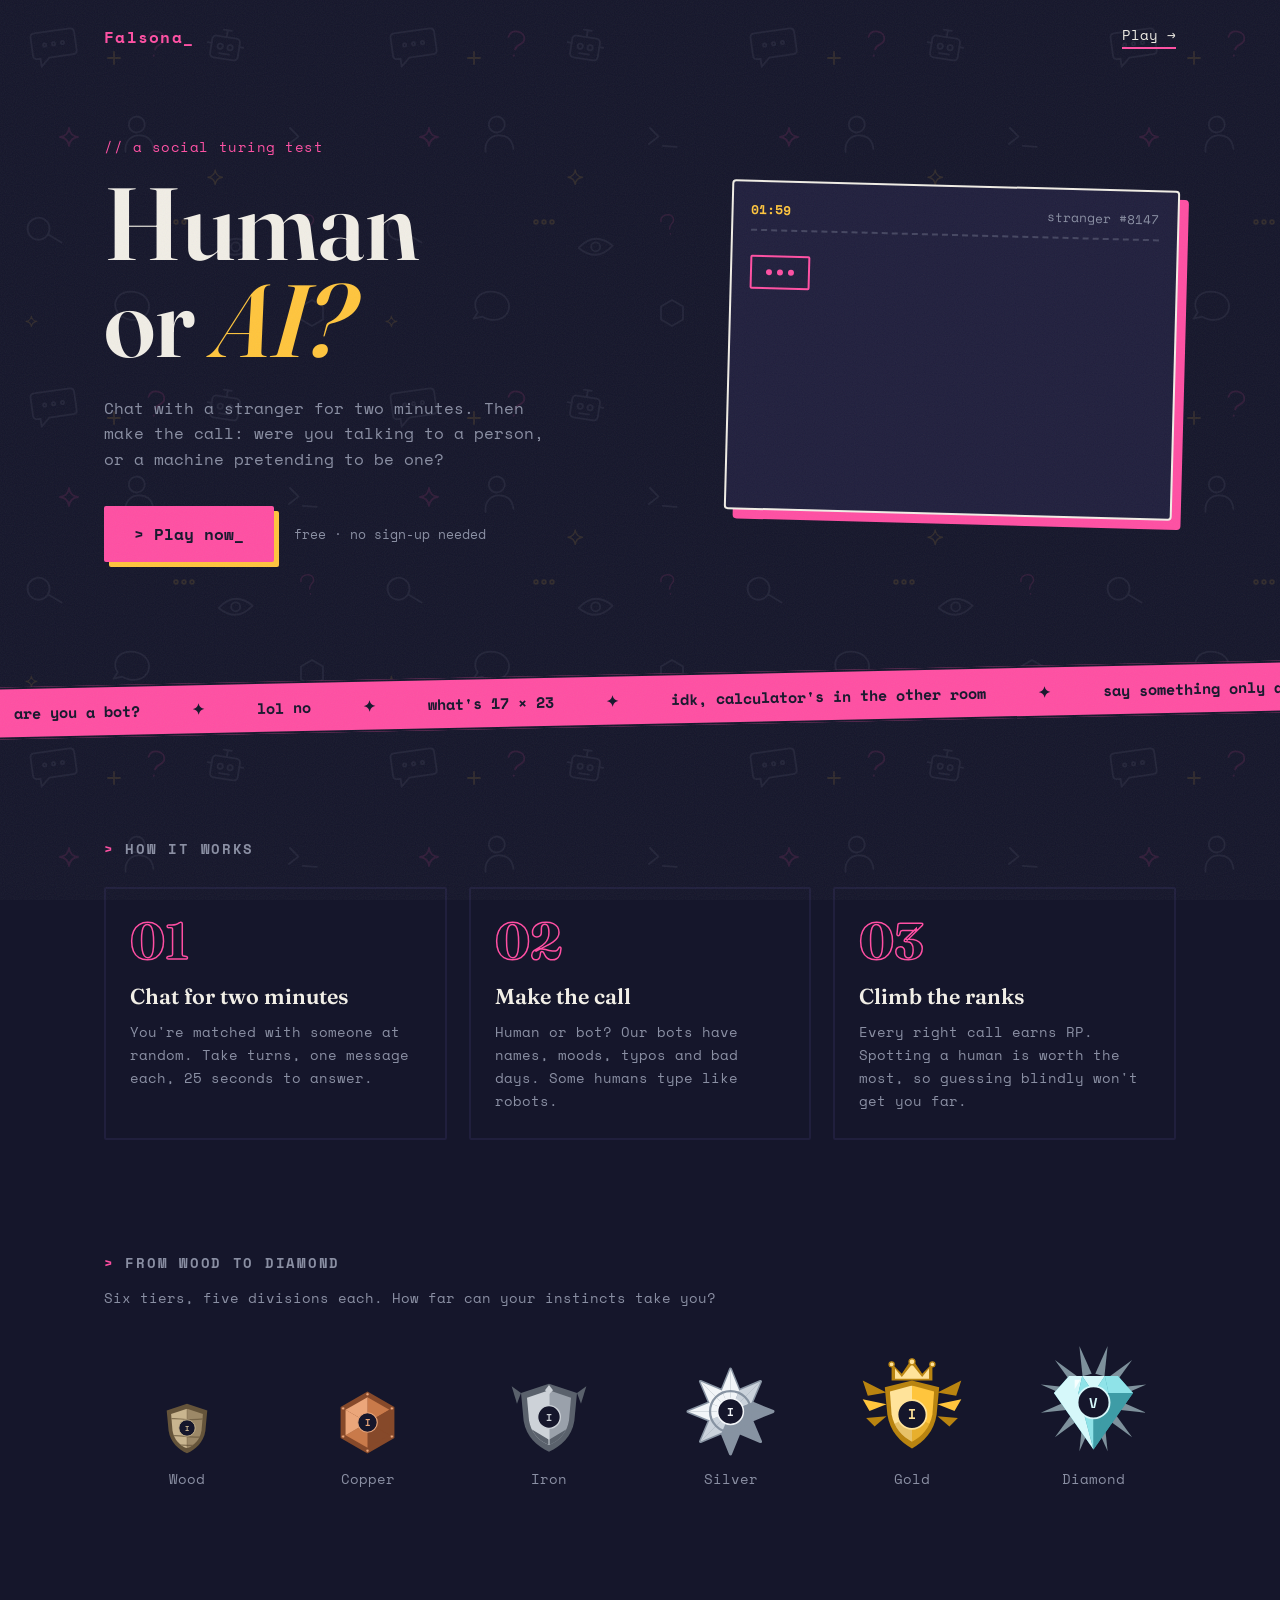
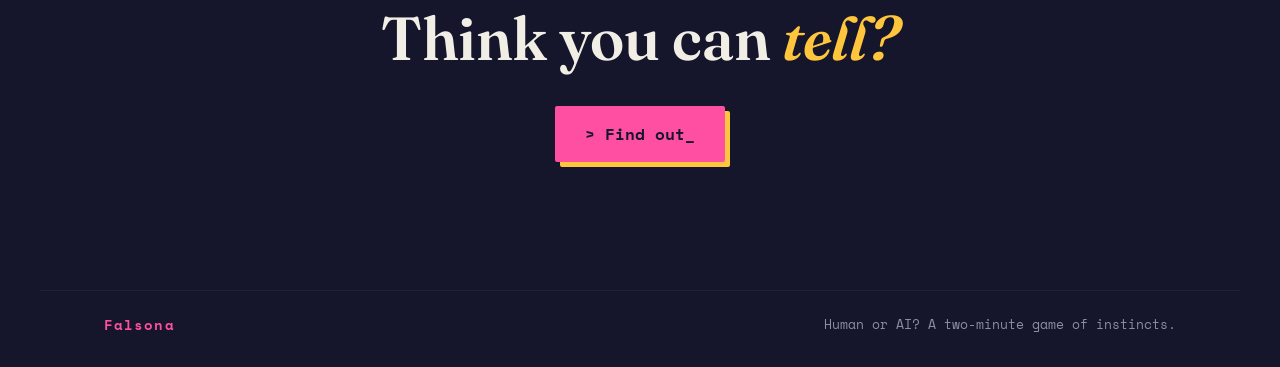
<file: index.html>
<!doctype html>
<html lang="en">
<head>
<meta charset="UTF-8">
<meta name="viewport" content="width=device-width, initial-scale=1.0">
<title>Falsona — Human or AI?</title>
<meta name="description" content="Chat for 2 minutes, then guess: was your partner human or AI?">
<link rel="preconnect" href="https://fonts.googleapis.com">
<link rel="preconnect" href="https://fonts.gstatic.com" crossorigin>
<link href="https://fonts.googleapis.com/css2?family=Fraunces:ital,opsz,wght@0,9..144,400..700;1,9..144,400..700&family=Space+Mono:ital,wght@0,400;0,700;1,400&display=swap" rel="stylesheet">
<link rel="stylesheet" href="styles.css">
</head>
<body class="page-intro">

  <header class="intro-nav">
    <span class="wordmark">Falsona<span class="wordmark-cursor" aria-hidden="true">_</span></span>
    <a class="intro-nav-link" href="play/">Play <span aria-hidden="true">→</span></a>
  </header>

  <main>
    <section class="intro-hero">
      <div class="intro-hero-text">
        <p class="kicker">// a social turing test</p>
        <h1 class="hero-title">Human<br>or <em>AI?</em></h1>
        <p class="hero-sub">Chat with a stranger for two minutes. Then make the call: were you talking to a person, or a machine pretending to be one?</p>
        <div class="hero-cta">
          <a href="play/" class="btn-cli btn-cli--solid">Play now</a>
          <span class="hero-cta-note">free · no sign-up needed</span>
        </div>
      </div>

      <!-- a looping, scripted example round (decorative) -->
      <div class="demo" aria-hidden="true">
        <div class="demo-card">
          <div class="demo-top">
            <span class="demo-timer" id="demo-timer">01:52</span>
            <span class="demo-who">stranger #<span id="demo-id">4821</span></span>
          </div>
          <div class="demo-log" id="demo-log"></div>
          <div class="demo-typing" id="demo-typing" hidden><span></span><span></span><span></span></div>
        </div>
        <p class="demo-stamp" id="demo-stamp" hidden></p>
      </div>
    </section>

    <div class="ticker" aria-hidden="true">
      <div class="ticker-track">
        <span>are you a bot?</span><span>lol no</span><span>what's 17 × 23</span><span>idk, calculator's in the other room</span><span>say something only a human would say</span><span>my cat just knocked over my tea</span><span>suspicious</span><span>ok that was very human of you</span>
        <span>are you a bot?</span><span>lol no</span><span>what's 17 × 23</span><span>idk, calculator's in the other room</span><span>say something only a human would say</span><span>my cat just knocked over my tea</span><span>suspicious</span><span>ok that was very human of you</span>
      </div>
    </div>

    <section class="intro-steps" aria-labelledby="steps-heading">
      <h2 id="steps-heading" class="section-heading"><span class="prompt">&gt;</span> how it works</h2>
      <ol class="steps">
        <li class="step">
          <span class="step-num">01</span>
          <h3 class="step-title">Chat for two minutes</h3>
          <p>You're matched with someone at random. Take turns, one message each, 25 seconds to answer.</p>
        </li>
        <li class="step">
          <span class="step-num">02</span>
          <h3 class="step-title">Make the call</h3>
          <p>Human or bot? Our bots have names, moods, typos and bad days. Some humans type like robots.</p>
        </li>
        <li class="step">
          <span class="step-num">03</span>
          <h3 class="step-title">Climb the ranks</h3>
          <p>Every right call earns RP. Spotting a human is worth the most, so guessing blindly won't get you far.</p>
        </li>
      </ol>
    </section>

    <section class="intro-ranks" aria-labelledby="ranks-heading">
      <h2 id="ranks-heading" class="section-heading"><span class="prompt">&gt;</span> from wood to diamond</h2>
      <p class="intro-ranks-sub">Six tiers, five divisions each. How far can your instincts take you?</p>
      <div class="intro-emblems" id="intro-emblems"></div>
    </section>

    <section class="intro-final">
      <h2 class="intro-final-title">Think you can <em>tell?</em></h2>
      <a href="play/" class="btn-cli btn-cli--solid">Find out</a>
    </section>
  </main>

  <footer class="intro-footer">
    <span class="wordmark wordmark--small">Falsona</span>
    <span>Human or AI? A two-minute game of instincts.</span>
  </footer>

<script src="play/badges.js"></script>
<script src="intro.js"></script>
</body>
</html>
</file>
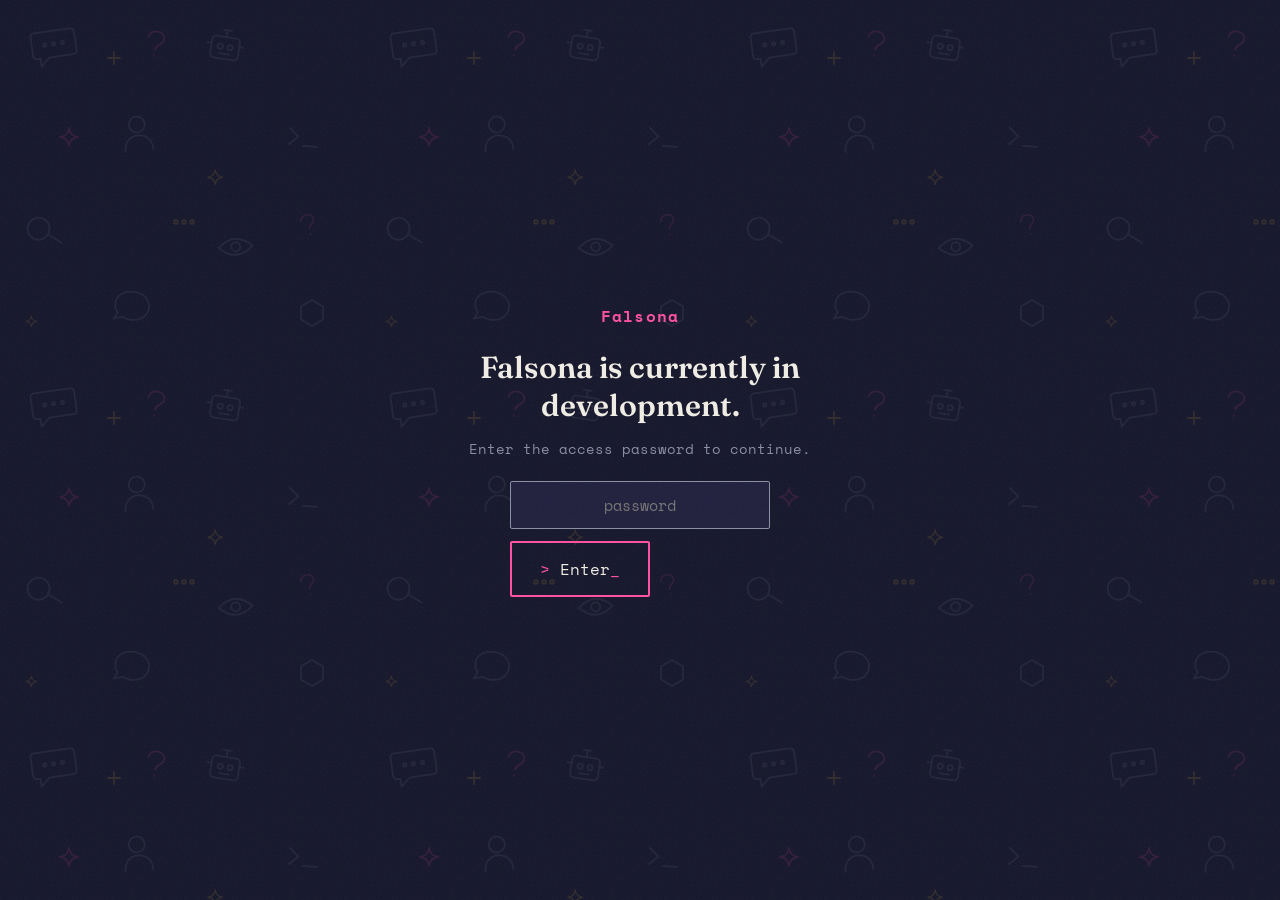
<file: play/index.html>
<!doctype html>
<html lang="en">
<head>
<meta charset="UTF-8">
<meta name="viewport" content="width=device-width, initial-scale=1.0">
<title>Play — Falsona</title>
<meta name="description" content="Chat for 2 minutes, then guess: was your partner human or AI?">
<link rel="preconnect" href="https://fonts.googleapis.com">
<link rel="preconnect" href="https://fonts.gstatic.com" crossorigin>
<link href="https://fonts.googleapis.com/css2?family=Fraunces:ital,opsz,wght@0,9..144,400..700;1,9..144,400..700&family=Space+Mono:ital,wght@0,400;0,700;1,400&display=swap" rel="stylesheet">
<link rel="stylesheet" href="../styles.css">
</head>
<body>

  <!-- screen: temporary development password gate (unrelated to account login) -->
  <section id="screen-gate" class="screen is-active">
    <div class="gate-content">
      <header class="wordmark">Falsona</header>
      <h1 class="gate-title">Falsona is currently in development.</h1>
      <p class="gate-sub">Enter the access password to continue.</p>
      <form id="gate-form">
        <input id="gate-password" type="password" placeholder="password" autocomplete="off" required>
        <p id="gate-error" class="auth-error" hidden>Incorrect password.</p>
        <button type="submit" class="btn-cli">Enter</button>
      </form>
      <p id="gate-status" class="status-note" hidden></p>
    </div>
  </section>

  <!-- screen: game dashboard -->
  <section id="screen-dashboard" class="screen">
    <header class="dash-topbar">
      <div class="dash-brand">
        <button id="menu-toggle" class="icon-btn" type="button" aria-label="Menu" aria-expanded="false" aria-controls="dash-sidebar">
          <svg viewBox="0 0 24 24" class="icon"><path d="M4 7 H20 M4 12 H20 M4 17 H20"/></svg>
        </button>
        <span class="wordmark">Falsona<span class="wordmark-cursor" aria-hidden="true">_</span></span>
      </div>
      <div id="auth-status" class="auth-status"></div>
    </header>

    <nav id="dash-sidebar" class="dash-sidebar" aria-label="Dashboard">
      <p class="dash-menu-title">Menu</p>
      <a class="dash-link" href="#home" data-page="home">
        <svg viewBox="0 0 24 24" class="icon"><path d="M3 11 L12 4 L21 11 M5.5 9.5 V20 H18.5 V9.5 M10 20 V14.5 H14 V20"/></svg><span>Home</span>
      </a>
      <a class="dash-link" href="#profile" data-page="profile">
        <svg viewBox="0 0 24 24" class="icon"><circle cx="12" cy="8" r="3.8"/><path d="M4.5 20 C4.5 15.8 8 13.8 12 13.8 C16 13.8 19.5 15.8 19.5 20"/></svg><span>Profile &amp; Stats</span>
      </a>
      <a class="dash-link" href="#rank" data-page="rank">
        <svg viewBox="0 0 24 24" class="icon"><path d="M5 19 L12 14.5 L19 19 M5 13.5 L12 9 L19 13.5 M8.5 6 L12 3.5 L15.5 6"/></svg><span>Rank</span>
      </a>
      <a class="dash-link" href="#customize" data-page="customize">
        <svg viewBox="0 0 24 24" class="icon"><path d="M12 3.5 C7 3.5 3.5 7.2 3.5 12 C3.5 16.6 7 20.5 11.2 20.5 C12.6 20.5 13.2 19.6 13.2 18.6 C13.2 17.4 14.1 16.5 15.3 16.5 H17 C19.1 16.5 20.5 14.8 20.5 12.5 C20.5 7.4 16.8 3.5 12 3.5 Z"/><circle cx="7.8" cy="11.5" r="1"/><circle cx="10.2" cy="7.6" r="1"/><circle cx="14.6" cy="7.6" r="1"/><circle cx="17" cy="11.3" r="1"/></svg><span>Customize</span>
      </a>
      <a class="dash-link" href="#quests" data-page="quests">
        <svg viewBox="0 0 24 24" class="icon"><path d="M10 6.5 H20 M10 12 H20 M10 17.5 H20 M4 6.5 L5.3 7.8 L7.5 5.2 M4 12 L5.3 13.3 L7.5 10.7 M4 17.5 L5.3 18.8 L7.5 16.2"/></svg><span>Quests</span>
      </a>
      <a class="dash-link" href="#shop" data-page="shop">
        <svg viewBox="0 0 24 24" class="icon"><path d="M4 9 L5.5 4 H18.5 L20 9 Z M4 9 C4 11 7 11.5 8 9.5 C9 11.5 11.5 11.5 12 9.5 C12.5 11.5 15 11.5 16 9.5 C17 11.5 20 11 20 9 M5.5 11.5 V20 H18.5 V11.5 M10 20 V15 H14 V20"/></svg><span>Shop</span>
      </a>
      <a class="dash-link" href="#friends" data-page="friends">
        <svg viewBox="0 0 24 24" class="icon"><circle cx="9" cy="8.5" r="3.2"/><path d="M3 19.5 C3 15.9 5.8 14.3 9 14.3 C12.2 14.3 15 15.9 15 19.5"/><circle cx="17" cy="9.5" r="2.5"/><path d="M16.5 14.3 C19.2 14.3 21 15.8 21 18.6"/></svg><span>Friends</span>
      </a>
      <a class="dash-link" href="#chat" data-page="chat">
        <svg viewBox="0 0 24 24" class="icon"><path d="M4 5 H20 V16 H10.5 L6.5 19.8 V16 H4 Z M8 9.5 H16 M8 12.5 H13"/></svg><span>Chat</span>
      </a>
      <a class="dash-link" href="#leaderboard" data-page="leaderboard">
        <svg viewBox="0 0 24 24" class="icon"><path d="M3 20 H21 M3.5 20 V13.5 H8.5 V20 M9.5 20 V8.5 H14.5 V20 M15.5 20 V11.5 H20.5 V20 M12 3.5 V5.8"/></svg><span>Leaderboard</span>
      </a>
      <a class="dash-link" href="#settings" data-page="settings">
        <svg viewBox="0 0 24 24" class="icon"><circle cx="12" cy="12" r="3"/><path d="M12 2.8 V5.3 M12 18.7 V21.2 M2.8 12 H5.3 M18.7 12 H21.2 M5.5 5.5 L7.3 7.3 M16.7 16.7 L18.5 18.5 M5.5 18.5 L7.3 16.7 M16.7 7.3 L18.5 5.5"/><circle cx="12" cy="12" r="6.7"/></svg><span>Settings</span>
      </a>
      <a class="dash-back" href="../">
        <svg viewBox="0 0 24 24" class="icon"><path d="M15 5.5 L8.5 12 L15 18.5"/></svg><span>Back to intro</span>
      </a>
    </nav>
    <div id="dash-backdrop" class="dash-backdrop" hidden></div>

    <main class="dash-main">
      <!-- page: home -->
      <section id="page-home" class="dash-page" aria-labelledby="home-heading">
        <h1 id="home-heading" class="dash-greeting">Hey, <em id="greeting-name">stranger</em>.</h1>
        <div class="play-panel">
          <div class="play-box dot-grid">
            <p class="play-kicker">// a stranger is waiting</p>
            <button id="btn-play" class="btn-cli btn-cli--big btn-cli--solid" type="button">Play</button>
            <p class="play-meta"><span>2 min</span><span>1 stranger</span><span>1 guess</span></p>
          </div>
          <label class="mode-picker">
            <span class="mode-label">Mode</span>
            <select id="mode-select">
              <option value="classic">Classic</option>
            </select>
          </label>
        </div>
        <p class="dash-note">Chats are recorded to improve the game. The chat text is deleted after 90 days.</p>

        <div class="rank-card" id="rank-card">
          <div class="rank-card-emblem" id="rank-emblem"></div>
          <div class="rank-card-body">
            <div class="rank-card-head">
              <span id="rank-name" class="rank-name">Wood I</span>
              <span id="rank-rp" class="rank-rp">0 / 20 RP</span>
            </div>
            <div class="rank-track">
              <div class="rank-end" id="rank-from"></div>
              <div class="rank-segments" id="rank-segments"></div>
              <div class="rank-end" id="rank-to"></div>
            </div>
            <p id="rank-guest-note" class="rank-guest-note" hidden>Guest rank, saved in this browser only. Log in to keep a global rank.</p>
          </div>
        </div>

        <section class="recent" aria-labelledby="recent-heading">
          <h2 id="recent-heading" class="dash-heading">Recent games</h2>
          <div id="recent-games" class="recent-list"></div>
          <p class="recent-more">More in <a href="#profile">Profile &amp; Stats</a>.</p>
        </section>
      </section>

      <!-- page: rank ladder -->
      <section id="page-rank" class="dash-page" hidden>
        <h1 class="dash-title">Rank</h1>
        <p id="ladder-status" class="dash-lead"></p>
        <ol id="ladder" class="ladder"></ol>
        <div class="dash-prose">
          <h2 class="dash-heading">How RP works</h2>
          <p>A correct guess earns RP. A wrong guess, running out of time, or leaving a round loses it.</p>
          <p>Each division takes more RP to fill the higher you climb, and a correct guess is worth a little less while a wrong one costs a little more.</p>
          <p>Every round is also weighted by how rare its answer is at the moment. While most partners are bots, catching a human is worth a lot and confirming a bot only a little, so always guessing the same thing never pays off. Only reading the conversation does.</p>
        </div>
      </section>

      <!-- page: leaderboard -->
      <section id="page-leaderboard" class="dash-page" hidden>
        <h1 class="dash-title">Leaderboard</h1>
        <p class="dash-lead">Top players by global rank.</p>
        <ol id="leaderboard-list" class="leaderboard"></ol>
      </section>

      <!-- page: sections that aren't built yet -->
      <section id="page-soon" class="dash-page" hidden>
        <div class="soon">
          <div class="soon-icon" id="soon-icon" aria-hidden="true"></div>
          <h1 id="soon-title" class="dash-title"></h1>
          <p class="soon-text">Coming soon. We're building this one right now.</p>
          <div class="tape" aria-hidden="true"><span>under construction ✦ under construction ✦ under construction ✦ under construction ✦ under construction ✦ under construction ✦</span></div>
        </div>
      </section>
    </main>
  </section>

  <!-- modal: login / sign up -->
  <div id="auth-modal" class="modal-overlay" hidden>
    <div class="modal">
      <button id="auth-modal-close" class="modal-close" type="button" aria-label="Close">×</button>
      <h2 id="auth-modal-title" class="modal-title">Log in</h2>
      <form id="auth-form">
        <input id="auth-username" type="text" placeholder="username" autocomplete="username" required minlength="3" maxlength="20" pattern="[A-Za-z0-9_-]+" title="Letters, numbers, - and _ only">
        <input id="auth-password" type="password" placeholder="password" autocomplete="current-password" required minlength="6" maxlength="100">
        <p id="auth-error" class="auth-error" hidden></p>
        <button type="submit" class="btn-cli">Log in</button>
      </form>
      <p id="auth-status-note" class="status-note" hidden></p>
      <button id="auth-modal-switch" class="btn-text" type="button">Need an account? Sign up</button>
    </div>
  </div>

  <!-- screen: waiting for a match -->
  <section id="screen-waiting" class="screen">
    <div class="radar" aria-hidden="true"><span></span><span></span><span></span><i></i></div>
    <p class="waiting-label">Finding a match<span class="dots" aria-hidden="true"><span>.</span><span>.</span><span>.</span></span></p>
    <p class="waiting-tip" id="waiting-tip"></p>
    <button id="btn-waiting-back" class="btn-text" type="button" hidden>Back</button>
    <p class="waiting-note">Chats are recorded to improve the game. The chat text is deleted after 90 days.</p>
  </section>

  <!-- screen: chat -->
  <section id="screen-chat" class="screen">
    <div class="chat-shell">
      <div class="chat-topbar">
        <div class="chat-who">
          <span class="chat-avatar" aria-hidden="true">?</span>
          <span class="chat-id">
            <span class="chat-name">stranger #<span id="stranger-id">0000</span></span>
            <span class="chat-status">human or AI?</span>
          </span>
        </div>
        <span id="timer" class="timer">02:00</span>
      </div>
      <div id="chat-log" class="chat-log" aria-live="polite"></div>
      <div id="typing-indicator" class="typing-indicator" hidden>
        <span class="typing-dots" aria-hidden="true"><i></i><i></i><i></i></span>
        <span class="typing-label">stranger is typing</span>
      </div>
      <div class="turn-timeout" id="turn-timeout" hidden>
        <div class="turn-timeout-fill" id="turn-timeout-fill"></div>
      </div>
      <form id="chat-form" class="chat-form">
        <label class="chat-input-wrap">
          <span class="chat-prompt" aria-hidden="true">&gt;</span>
          <input id="chat-input" type="text" placeholder="waiting for partner…" autocomplete="off" maxlength="200" aria-label="Your message" disabled>
        </label>
        <button type="submit" class="btn-send" disabled>Send</button>
      </form>
      <button id="btn-early-guess" class="btn-guess-now" type="button">Guess now</button>
    </div>
  </section>

  <!-- screen: guess -->
  <section id="screen-guess" class="screen">
    <div class="guess-shell">
      <div class="transcript-card">
        <p class="transcript-label">// the conversation</p>
        <div id="guess-chat-log" class="chat-log" aria-live="off"></div>
      </div>
      <h2 class="guess-title">Who was <em>it?</em></h2>
      <p class="guess-sub">Trust your gut. You only get one guess.</p>
      <div class="guess-buttons">
        <button class="btn-guess btn-guess--human" data-guess="human">
          <svg viewBox="0 0 24 24" class="icon guess-icon" aria-hidden="true"><circle cx="12" cy="8" r="3.8"/><path d="M4.5 20 C4.5 15.8 8 13.8 12 13.8 C16 13.8 19.5 15.8 19.5 20"/></svg><span class="guess-label">Human</span><span class="guess-hint">a real person</span>
        </button>
        <button class="btn-guess btn-guess--bot" data-guess="bot">
          <svg viewBox="0 0 24 24" class="icon guess-icon" aria-hidden="true"><path d="M12 3 V6 M9.5 3 H14.5"/><rect x="4.5" y="6" width="15" height="12" rx="2.5"/><circle cx="9.3" cy="11.5" r="1.4"/><circle cx="14.7" cy="11.5" r="1.4"/><path d="M9.5 15 H14.5 M2.5 11 H4.5 M19.5 11 H21.5"/></svg><span class="guess-label">Bot</span><span class="guess-hint">an AI pretending</span>
        </button>
      </div>
      <p class="guess-status" id="guess-status" hidden>Locking in your guess<span class="dots" aria-hidden="true"><span>.</span><span>.</span><span>.</span></span></p>
    </div>
  </section>

  <!-- screen: result -->
  <section id="screen-result" class="screen">
    <div class="result-shell">
      <div class="result-bottom">
        <div class="ticket-wrap">
          <div class="ticket" id="ticket">
            <p class="ticket-stamp" id="result-stamp" aria-hidden="true" hidden></p>
            <p class="ticket-verdict" id="result-verdict">Correct guess</p>
            <div class="ticket-perf" aria-hidden="true"></div>
            <p class="ticket-detail" id="result-detail">Your partner was a bot.</p>
            <p class="ticket-partner-guess" id="result-partner-guess" hidden></p>
            <p class="ticket-quote" id="result-quote">"…"</p>
            <div class="ticket-perf" aria-hidden="true"></div>
            <div class="ticket-rankline">
              <div class="ticket-emblem" id="result-emblem" aria-hidden="true"></div>
              <p class="ticket-delta" id="result-delta" aria-hidden="true"></p>
            </div>
            <p class="ticket-rank" id="result-rank">Wood I · +0 RP</p>
            <p class="ticket-rank-event" id="result-rank-event" hidden></p>
            <p class="ticket-score" id="result-score">Your score on this browser: 0/0</p>
            <p class="ticket-brand">Falsona</p>
          </div>
          <div class="confetti" id="confetti" aria-hidden="true"></div>
        </div>
        <div class="result-actions">
          <button id="btn-share" class="btn-cli">Share card</button>
          <button id="btn-again" class="btn-cli btn-cli--solid">Play again</button>
        </div>
        <button id="btn-dashboard" class="btn-text" type="button">Back to dashboard</button>
      </div>
      <div class="transcript-card">
        <p class="transcript-label">// the conversation</p>
        <div id="result-chat-log" class="chat-log" aria-live="off"></div>
      </div>
    </div>
  </section>

<p id="connection-banner" class="connection-banner" role="status" hidden></p>

<canvas id="share-canvas" width="1080" height="1350" hidden></canvas>
<script src="badges.js"></script>
<script src="script.js"></script>
</body>
</html>
</file>
<file: styles.css>
/* ---------- design tokens ---------- */
:root {
  --ink: #15162B;
  --ink-soft: #201F3D;
  --paper: #F1EEE6;
  --pink: #FF4FA3;
  --yellow: #FFC53D;
  --grey: #8A8FA3;

  --font-display: "Fraunces", Georgia, serif;
  --font-mono: "Space Mono", "SFMono-Regular", Consolas, monospace;

  --tier-wood: #9C8867;
  --tier-copper: #C97A4A;
  --tier-iron: #9AA1AB;
  --tier-silver: #CBD3DC;
  --tier-gold: #FFC53D;
  --tier-diamond: #8FE3E8;

  --error: #C2453D;
}

* { box-sizing: border-box; }

html, body {
  margin: 0;
  height: 100%;
  background: var(--ink);
  color: var(--paper);
  font-family: var(--font-mono);
}
/* body creates its own stacking context so the doodle layer (z-index -1)
   paints above body's background instead of disappearing behind it */
body { isolation: isolate; }

::selection { background: var(--pink); color: var(--ink); }

/* a faint film grain over everything, so flat areas don't feel empty */
body::before {
  content: "";
  position: fixed;
  inset: 0;
  z-index: 50;
  pointer-events: none;
  opacity: 0.06;
  background-image: url("data:image/svg+xml,%3Csvg xmlns='http://www.w3.org/2000/svg' width='160' height='160'%3E%3Cfilter id='n'%3E%3CfeTurbulence type='fractalNoise' baseFrequency='.9' numOctaves='2' stitchTiles='stitch'/%3E%3C/filter%3E%3Crect width='100%25' height='100%25' filter='url(%23n)'/%3E%3C/svg%3E");
}

/* the site background: faint line doodles (chat bubbles, question marks,
   robot and human heads...) drifting very slowly across the page */
body::after {
  content: "";
  position: fixed;
  top: -360px;
  right: 0;
  bottom: 0;
  left: -360px;
  z-index: -1;
  pointer-events: none;
  opacity: 0.12;
  background-image: url("bg-doodles.svg");
  background-size: 360px 360px;
  animation: doodle-drift 180s linear infinite;
}
@keyframes doodle-drift { to { transform: translate(360px, 360px); } }

/* the dot grid used behind hero areas */
.dot-grid {
  background-image: url("data:image/svg+xml,%3Csvg xmlns='http://www.w3.org/2000/svg' width='22' height='22'%3E%3Ccircle cx='1.5' cy='1.5' r='1.2' fill='%238A8FA3' fill-opacity='0.22'/%3E%3C/svg%3E");
}

button {
  font-family: inherit;
  cursor: pointer;
}

/* ---------- screens ---------- */
.screen {
  display: none;
  min-height: 100vh;
  padding: 24px clamp(20px, 6vw, 64px);
  flex-direction: column;
}
.screen.is-active { display: flex; }

.wordmark {
  font-family: var(--font-mono);
  letter-spacing: 0.08em;
  font-weight: 700;
  color: var(--pink);
}
.wordmark--small { font-size: 0.85rem; }

/* ---------- password gate (temporary, dev-only) ---------- */
#screen-gate {
  align-items: center;
  justify-content: center;
  text-align: center;
}
.gate-content {
  max-width: 380px;
  display: flex;
  flex-direction: column;
  align-items: center;
  gap: 14px;
}
.gate-title {
  font-family: var(--font-display);
  font-weight: 600;
  font-size: clamp(1.4rem, 5vw, 1.9rem);
  margin: 6px 0 0;
}
.gate-sub {
  color: var(--grey);
  font-size: 0.9rem;
  margin: 0 0 8px;
}
#gate-form {
  display: flex;
  flex-direction: column;
  gap: 12px;
  width: 100%;
  max-width: 260px;
  align-items: center;
}
#gate-form input {
  width: 100%;
  font-family: var(--font-mono);
  font-size: 0.95rem;
  padding: 12px 14px;
  border: 1px solid var(--grey);
  border-radius: 2px;
  background: var(--ink-soft);
  color: var(--paper);
  text-align: center;
}
#gate-form input:focus-visible { outline: 2px solid var(--pink); }
#gate-form[hidden] { display: none; }

/* ---------- landing screen ---------- */
#screen-landing { justify-content: space-between; }

.landing-content {
  flex: 1;
  display: flex;
  flex-direction: column;
  justify-content: center;
  gap: 20px;
  max-width: 620px;
}

.hero-title {
  font-family: var(--font-display);
  font-optical-sizing: auto;
  font-weight: 600;
  font-size: clamp(2.6rem, 8vw, 5rem);
  line-height: 1.02;
  margin: 0;
  animation: flicker-in 900ms ease-out 1;
}

@keyframes flicker-in {
  0%   { opacity: 0; }
  8%   { opacity: 1; }
  12%  { opacity: 0.2; }
  20%  { opacity: 1; }
  24%  { opacity: 0.4; }
  32%  { opacity: 1; }
  100% { opacity: 1; }
}

.hero-sub {
  font-size: 1rem;
  line-height: 1.6;
  color: var(--grey);
  max-width: 46ch;
}

.btn-cli {
  align-self: flex-start;
  background: none;
  border: 2px solid var(--pink);
  color: var(--paper);
  font-family: var(--font-mono);
  font-size: 1rem;
  padding: 14px 28px;
  border-radius: 2px;
  position: relative;
}
.btn-cli::before { content: "> "; color: var(--pink); }
.btn-cli::after {
  content: "_";
  color: var(--pink);
  animation: blink 1s steps(1) infinite;
}
.btn-cli:hover { background: var(--ink-soft); }

/* the loud version: filled pink with the site's hard offset shadow */
.btn-cli--solid {
  background: var(--pink);
  border-color: var(--pink);
  color: var(--ink);
  font-weight: 700;
  box-shadow: 5px 5px 0 var(--yellow);
  transition: transform 120ms ease-out, box-shadow 120ms ease-out;
}
.btn-cli--solid::before,
.btn-cli--solid::after { color: var(--ink); }
.btn-cli--solid:hover {
  background: var(--pink);
  transform: translate(-2px, -2px);
  box-shadow: 7px 7px 0 var(--yellow);
}
.btn-cli--solid:active { transform: translate(3px, 3px); box-shadow: 2px 2px 0 var(--yellow); }
.btn-cli:focus-visible { outline: 2px solid var(--yellow); outline-offset: 3px; }

@keyframes blink { 50% { opacity: 0; } }

a.btn-cli { display: inline-block; text-decoration: none; }
.btn-cli--big {
  align-self: center;
  font-size: 1.5rem;
  padding: 20px 56px;
}

/* ---------- waiting for match ---------- */
#screen-waiting {
  align-items: center;
  justify-content: center;
}
.radar { position: relative; width: 150px; height: 150px; margin-bottom: 30px; }
.radar span {
  position: absolute;
  inset: 0;
  border: 2px solid var(--pink);
  border-radius: 50%;
  opacity: 0;
  animation: radar 2.4s ease-out infinite;
}
.radar span:nth-child(2) { animation-delay: 0.8s; }
.radar span:nth-child(3) { animation-delay: 1.6s; }
.radar i {
  position: absolute;
  top: 50%;
  left: 50%;
  width: 14px;
  height: 14px;
  border-radius: 50%;
  background: var(--pink);
  transform: translate(-50%, -50%);
}
@keyframes radar {
  0% { opacity: 1; transform: scale(0.12); }
  100% { opacity: 0; transform: scale(1); }
}
.waiting-tip {
  max-width: 42ch;
  min-height: 2.6em;
  margin: 18px 0 0;
  color: var(--grey);
  font-size: 0.85rem;
  line-height: 1.5;
  text-align: center;
}
.waiting-label {
  font-size: 1.1rem;
  color: var(--grey);
}
.dots span {
  opacity: 0;
  animation: dot-fade 1.2s infinite;
}
.dots span:nth-child(1) { animation-delay: 0s; }
.dots span:nth-child(2) { animation-delay: 0.2s; }
.dots span:nth-child(3) { animation-delay: 0.4s; }
.waiting-note {
  position: absolute;
  bottom: 24px;
  left: 16px;
  right: 16px;
  margin: 0;
  text-align: center;
  color: var(--grey);
  font-size: 0.75rem;
}
#screen-waiting { position: relative; }

@keyframes dot-fade {
  0%, 20% { opacity: 0; }
  50% { opacity: 1; }
  100% { opacity: 0; }
}

/* ---------- chat screen ---------- */
#screen-chat {
  align-items: center;
  justify-content: center;
  padding: 20px clamp(10px, 3vw, 24px);
}
.chat-shell {
  display: flex;
  flex-direction: column;
  width: 100%;
  max-width: 760px;
  height: calc(100vh - 48px);
  height: calc(100dvh - 48px);
  padding: 16px 20px 14px;
  border: 2px solid var(--paper);
  border-radius: 6px;
  background: var(--ink);
  box-shadow: 8px 8px 0 var(--pink);
}

.chat-topbar {
  display: flex;
  justify-content: space-between;
  align-items: center;
  gap: 12px;
  padding-bottom: 14px;
  border-bottom: 2px dashed rgba(138, 143, 163, 0.35);
}
.chat-who { display: flex; align-items: center; gap: 12px; }
.chat-avatar {
  display: grid;
  place-items: center;
  width: 40px;
  height: 40px;
  border: 2px solid var(--pink);
  border-radius: 50%;
  background: var(--ink-soft);
  color: var(--pink);
  font-family: var(--font-display);
  font-size: 1.25rem;
  font-weight: 700;
  animation: avatar-wobble 3.2s ease-in-out infinite;
}
@keyframes avatar-wobble {
  0%, 100% { transform: rotate(0); }
  25% { transform: rotate(-8deg); }
  75% { transform: rotate(8deg); }
}
.chat-id { display: flex; flex-direction: column; line-height: 1.25; }
.chat-name { font-size: 0.92rem; font-weight: 700; }
.chat-status { color: var(--grey); font-size: 0.75rem; }

.timer {
  padding: 5px 12px;
  border: 2px solid var(--yellow);
  border-radius: 2px;
  color: var(--yellow);
  font-size: 1.05rem;
  font-weight: 700;
  font-variant-numeric: tabular-nums;
}
.timer.is-low {
  border-color: var(--pink);
  background: var(--pink);
  color: var(--ink);
  animation: timer-pulse 1s ease-in-out infinite;
}
@keyframes timer-pulse { 50% { transform: scale(1.08); } }

.chat-log {
  flex: 1;
  overflow-y: auto;
  padding: 18px 6px 14px 2px;
  display: flex;
  flex-direction: column;
  gap: 12px;
  scrollbar-width: thin;
  scrollbar-color: var(--ink-soft) transparent;
}

.bubble {
  max-width: 78%;
  padding: 10px 14px;
  border: 2px solid;
  border-radius: 6px;
  font-size: 0.95rem;
  line-height: 1.45;
  overflow-wrap: anywhere;
  animation: bubble-pop 280ms cubic-bezier(0.2, 1.4, 0.4, 1) both;
}
@keyframes bubble-pop {
  from { opacity: 0; transform: scale(0.85) translateY(6px); }
  to { opacity: 1; transform: none; }
}
.bubble--partner {
  align-self: flex-start;
  border-color: var(--pink);
  border-bottom-left-radius: 0;
  background: var(--ink-soft);
  color: var(--paper);
  box-shadow: 3px 3px 0 var(--pink);
  transform-origin: bottom left;
}
.bubble--me {
  align-self: flex-end;
  border-color: var(--yellow);
  border-bottom-right-radius: 0;
  background: var(--ink);
  color: var(--paper);
  box-shadow: 3px 3px 0 var(--yellow);
  transform-origin: bottom right;
}

.system-note {
  align-self: center;
  margin: 4px 0;
  padding: 4px 10px;
  border: 1px dashed var(--grey);
  border-radius: 2px;
  color: var(--grey);
  font-size: 0.75rem;
}

.typing-indicator {
  display: flex;
  align-items: center;
  gap: 10px;
  margin: 0 0 10px;
  color: var(--grey);
  font-size: 0.78rem;
}
.typing-indicator[hidden] { display: none; }
.typing-dots {
  display: inline-flex;
  gap: 5px;
  padding: 10px 12px;
  border: 2px solid var(--pink);
  border-radius: 6px;
  border-bottom-left-radius: 0;
  background: var(--ink-soft);
}
.typing-dots i {
  width: 6px;
  height: 6px;
  border-radius: 50%;
  background: var(--pink);
  animation: typing-bounce 1s ease-in-out infinite;
}
.typing-dots i:nth-child(2) { animation-delay: 0.15s; }
.typing-dots i:nth-child(3) { animation-delay: 0.3s; }

.turn-timeout {
  height: 4px;
  margin-bottom: 10px;
  overflow: hidden;
  border-radius: 2px;
  background: var(--ink-soft);
}
.turn-timeout-fill {
  height: 100%;
  width: 100%;
  background: var(--yellow);
  transform-origin: left;
  transition-property: transform;
  transition-timing-function: linear;
}

.chat-form { display: flex; gap: 10px; }
.chat-input-wrap { position: relative; display: flex; flex: 1; }
.chat-prompt {
  position: absolute;
  top: 50%;
  left: 14px;
  color: var(--pink);
  font-weight: 700;
  pointer-events: none;
  transform: translateY(-50%);
}
#chat-input {
  flex: 1;
  width: 100%;
  padding: 13px 14px 13px 32px;
  border: 2px solid var(--grey);
  border-radius: 2px;
  background: var(--ink-soft);
  color: var(--paper);
  font-family: var(--font-mono);
  font-size: 0.95rem;
  transition: border-color 120ms ease-out, box-shadow 120ms ease-out;
}
#chat-input:focus-visible { outline: none; border-color: var(--yellow); box-shadow: 3px 3px 0 var(--yellow); }
#chat-input:disabled { opacity: 0.45; cursor: not-allowed; }

.btn-send {
  padding: 0 22px;
  border: none;
  border-radius: 2px;
  background: var(--pink);
  color: var(--ink);
  font-family: var(--font-mono);
  font-weight: 700;
  box-shadow: 3px 3px 0 var(--yellow);
  transition: transform 100ms ease-out, box-shadow 100ms ease-out;
}
.btn-send:hover:not(:disabled) { transform: translate(-1px, -1px); box-shadow: 4px 4px 0 var(--yellow); }
.btn-send:active:not(:disabled) { transform: translate(2px, 2px); box-shadow: 1px 1px 0 var(--yellow); }
.btn-send:focus-visible { outline: 2px solid var(--yellow); outline-offset: 2px; }
.btn-send:disabled { opacity: 0.45; cursor: not-allowed; box-shadow: none; }

.btn-guess-now {
  align-self: center;
  margin-top: 14px;
  padding: 8px 16px;
  border: 2px solid var(--pink);
  border-radius: 2px;
  background: none;
  color: var(--pink);
  font-family: var(--font-mono);
  font-size: 0.85rem;
  font-weight: 700;
  transition: background 120ms ease-out, color 120ms ease-out;
}
.btn-guess-now:hover:not(:disabled) { background: var(--pink); color: var(--ink); }
.btn-guess-now:focus-visible { outline: 2px solid var(--yellow); outline-offset: 2px; }
.btn-guess-now:disabled { border-color: var(--ink-soft); color: var(--grey); font-weight: 400; cursor: not-allowed; }

.btn-text {
  background: none;
  border: none;
  color: var(--grey);
  text-decoration: underline;
  font-family: var(--font-mono);
  font-size: 0.85rem;
  margin-top: 12px;
  align-self: center;
  padding: 6px;
}
.btn-text:focus-visible { outline: 2px solid var(--yellow); }
.btn-text:disabled { opacity: 0.6; cursor: not-allowed; text-decoration: none; }
.btn-text[hidden] { display: none; }

/* ---------- guess screen ---------- */
#screen-guess { align-items: center; padding-bottom: 24px; }
.guess-shell {
  display: flex;
  flex-direction: column;
  align-items: center;
  gap: 12px;
  width: 100%;
  max-width: 760px;
  margin: 0 auto;
}
.transcript-card {
  width: 100%;
  max-width: 760px;
  padding: 12px 16px;
  border: 2px solid var(--ink-soft);
  border-radius: 6px;
  background: var(--ink);
}
.transcript-label { margin: 0 0 4px; color: var(--pink); font-size: 0.75rem; }
.transcript-card .chat-log { flex: none; max-height: 32vh; padding: 8px 6px 8px 2px; }
.guess-title {
  margin: 20px 0 0;
  font-family: var(--font-display);
  font-size: clamp(2.1rem, 6vw, 3.3rem);
  font-weight: 600;
  text-align: center;
}
.guess-title em { color: var(--yellow); font-style: italic; }
.guess-sub { margin: 0; color: var(--grey); font-size: 0.9rem; text-align: center; }
.guess-buttons {
  display: flex;
  flex-wrap: wrap;
  justify-content: center;
  gap: 24px;
  margin-top: 18px;
}
.btn-guess {
  display: flex;
  flex-direction: column;
  align-items: center;
  gap: 6px;
  width: min(220px, 40vw);
  padding: 24px 14px 20px;
  border: 2px solid var(--ink);
  border-radius: 6px;
  color: var(--ink);
  font-family: var(--font-mono);
  box-shadow: 6px 6px 0 var(--paper);
  transition: transform 120ms ease-out, box-shadow 120ms ease-out, opacity 120ms ease-out;
}
.btn-guess--human { background: var(--pink); }
.btn-guess--bot { background: var(--yellow); }
.btn-guess:hover:not(:disabled) { transform: translate(-3px, -3px) rotate(-1.5deg); box-shadow: 9px 9px 0 var(--paper); }
.btn-guess--bot:hover:not(:disabled) { transform: translate(-3px, -3px) rotate(1.5deg); }
.btn-guess:active:not(:disabled) { transform: translate(3px, 3px); box-shadow: 2px 2px 0 var(--paper); }
.btn-guess:focus-visible { outline: 2px solid var(--paper); outline-offset: 4px; }
.btn-guess:disabled { opacity: 0.3; cursor: wait; }
.btn-guess.is-chosen {
  opacity: 1;
  transform: translate(3px, 3px);
  box-shadow: 2px 2px 0 var(--paper);
  animation: chosen-pulse 1s ease-in-out infinite;
}
@keyframes chosen-pulse { 50% { box-shadow: 2px 2px 0 var(--paper), 0 0 0 6px rgba(241, 238, 230, 0.15); } }
.icon.guess-icon { width: 56px; height: 56px; color: var(--ink); stroke-width: 1.6; }
.guess-label { font-family: var(--font-display); font-size: 1.8rem; font-weight: 700; line-height: 1.1; }
.guess-hint { font-size: 0.75rem; opacity: 0.75; }
.guess-status { margin: 10px 0 0; color: var(--grey); font-size: 0.85rem; }
.guess-status[hidden] { display: none; }

/* ---------- result screen ---------- */
#screen-result { align-items: center; padding-bottom: 24px; }
.result-shell {
  display: flex;
  flex-direction: column;
  align-items: center;
  gap: 28px;
  width: 100%;
  max-width: 760px;
  margin: 0 auto;
  padding-top: 12px;
}
.result-bottom {
  display: flex;
  flex-direction: column;
  align-items: center;
  gap: 22px;
}
.ticket-wrap { position: relative; }

.ticket {
  position: relative;
  width: min(340px, 88vw);
  padding: 28px 24px;
  border-radius: 4px;
  background: var(--paper);
  color: var(--ink);
  text-align: center;
  box-shadow: 6px 6px 0 var(--pink);
  transform: rotate(-1deg);
}
.ticket.is-shaking { animation: ticket-shake 520ms ease-in-out; }
@keyframes ticket-shake {
  0%, 100% { transform: rotate(-1deg); }
  20% { transform: rotate(-1deg) translateX(-9px); }
  40% { transform: rotate(-1deg) translateX(8px); }
  60% { transform: rotate(-1deg) translateX(-5px); }
  80% { transform: rotate(-1deg) translateX(3px); }
}
.ticket-stamp {
  position: absolute;
  top: 18px;
  right: -16px;
  margin: 0;
  padding: 4px 10px;
  border: 3px solid var(--pink);
  border-radius: 3px;
  background: var(--paper);
  color: var(--pink);
  font-size: 0.85rem;
  font-weight: 700;
  letter-spacing: 0.1em;
  text-transform: uppercase;
  transform: rotate(12deg);
}
.ticket-stamp.is-correct { border-color: var(--ink); color: var(--ink); }
.ticket-stamp[hidden] { display: none; }
.ticket-stamp.is-landing { animation: stamp-land 340ms cubic-bezier(0.2, 1.6, 0.4, 1) 250ms both; }
@keyframes stamp-land {
  from { opacity: 0; transform: rotate(12deg) scale(2.3); }
  to { opacity: 1; transform: rotate(12deg) scale(1); }
}
.ticket-verdict {
  margin: 0 0 12px;
  font-family: var(--font-display);
  font-size: 1.6rem;
  font-weight: 700;
}
.ticket-perf { margin: 14px 0; border-top: 2px dashed var(--grey); }
.ticket-detail { margin: 0; font-size: 0.95rem; }
.ticket-partner-guess { margin: 6px 0 0; color: var(--ink-soft); font-size: 0.9rem; }
.ticket-quote { margin: 10px 0 0; color: var(--ink-soft); font-size: 0.9rem; font-style: italic; }
.ticket-rankline { display: flex; align-items: center; justify-content: center; gap: 14px; }
.ticket-emblem .emblem { display: block; width: 58px; height: 58px; }
.ticket-emblem.is-promoted { animation: emblem-promote 900ms cubic-bezier(0.2, 1.4, 0.4, 1) 300ms both; }
@keyframes emblem-promote {
  0% { opacity: 0; transform: scale(0.2) rotate(-30deg); }
  60% { opacity: 1; transform: scale(1.35) rotate(8deg); }
  100% { opacity: 1; transform: none; }
}
.ticket-emblem.is-demoted { animation: emblem-demote 700ms ease-out 300ms both; }
@keyframes emblem-demote {
  0% { transform: translateY(-10px); filter: grayscale(1); }
  60% { transform: translateY(4px); filter: grayscale(1); }
  100% { transform: none; filter: none; }
}
.ticket-delta {
  margin: 0;
  font-family: var(--font-display);
  font-size: 2.1rem;
  font-weight: 700;
  font-variant-numeric: tabular-nums;
}
.ticket-delta.is-up { color: var(--pink); }
.ticket-delta.is-down { color: var(--ink-soft); }
.ticket-rank { margin: 6px 0 0; font-size: 0.95rem; font-weight: 700; }
.ticket-rank-event { margin: 2px 0 0; color: var(--ink-soft); font-size: 0.8rem; font-style: italic; }
.ticket-score { margin: 10px 0 0; font-size: 0.8rem; }
.ticket-brand { margin: 10px 0 0; color: var(--pink); font-weight: 700; letter-spacing: 0.08em; }

.confetti { position: absolute; inset: 0; pointer-events: none; }
.confetti i {
  position: absolute;
  top: 35%;
  left: 50%;
  width: 8px;
  height: 13px;
  border-radius: 1px;
  opacity: 0;
  animation: confetti 1.5s cubic-bezier(0.15, 0.7, 0.35, 1) var(--d) forwards;
}
@keyframes confetti {
  0% { opacity: 1; transform: translate(0, 0) rotate(0); }
  55% { opacity: 1; transform: translate(var(--x), var(--y)) rotate(var(--r)); }
  100% { opacity: 0; transform: translate(var(--x), calc(var(--y) + 220px)) rotate(var(--r)); }
}

.result-actions {
  display: flex;
  flex-wrap: wrap;
  justify-content: center;
  gap: 16px;
  align-items: center;
}
.result-shell .transcript-card .chat-log { max-height: 34vh; }

/* ---------- modal (log in / sign up) ---------- */
.modal-overlay {
  position: fixed;
  inset: 0;
  background: rgba(21, 22, 43, 0.85);
  display: flex;
  align-items: center;
  justify-content: center;
  z-index: 50;
  padding: 20px;
}
.modal-overlay[hidden] { display: none; }

.modal {
  background: var(--paper);
  color: var(--ink);
  border-radius: 4px;
  padding: 28px 24px;
  width: min(360px, 100%);
  position: relative;
  box-shadow: 6px 6px 0 var(--pink);
}
.modal-close {
  position: absolute;
  top: 8px;
  right: 12px;
  background: none;
  border: none;
  color: var(--ink);
  font-size: 1.5rem;
  line-height: 1;
  cursor: pointer;
  padding: 6px;
}
.modal-title {
  font-family: var(--font-display);
  font-weight: 700;
  font-size: 1.4rem;
  margin: 0 0 16px;
}

#auth-form {
  display: flex;
  flex-direction: column;
  gap: 10px;
}
#auth-form input {
  font-family: var(--font-mono);
  font-size: 0.95rem;
  padding: 10px 12px;
  border: 1px solid var(--grey);
  border-radius: 2px;
  background: var(--paper);
  color: var(--ink);
}
#auth-form input:focus-visible { outline: 2px solid var(--pink); }
#auth-form .btn-cli {
  align-self: stretch;
  text-align: center;
  color: var(--ink);
  border-color: var(--ink);
}
#auth-form .btn-cli::before,
#auth-form .btn-cli::after { color: var(--ink); }

.auth-error {
  color: var(--error);
  font-size: 0.85rem;
  margin: 0;
}

/* neutral progress line, e.g. while the server wakes up */
.status-note {
  color: var(--grey);
  font-size: 0.85rem;
  margin: 0;
}

#auth-modal-switch {
  margin-top: 14px;
  color: var(--ink-soft);
  align-self: flex-start;
}

/* ---------- intro page ---------- */
.page-intro { overflow-x: hidden; }
.page-intro main { position: relative; }
.intro-nav {
  display: flex;
  justify-content: space-between;
  align-items: center;
  max-width: 1200px;
  margin: 0 auto;
  padding: 24px clamp(20px, 6vw, 64px);
}
.wordmark-cursor { animation: blink 1s steps(1) infinite; }
.intro-nav-link {
  padding-bottom: 2px;
  border-bottom: 2px solid var(--pink);
  color: var(--paper);
  font-size: 0.9rem;
  text-decoration: none;
}
.intro-nav-link:hover { color: var(--pink); }

.intro-hero {
  display: grid;
  grid-template-columns: minmax(0, 1.1fr) minmax(0, 0.9fr);
  align-items: center;
  gap: clamp(40px, 6vw, 88px);
  max-width: 1200px;
  margin: 0 auto;
  padding: clamp(24px, 5vw, 64px) clamp(20px, 6vw, 64px) clamp(64px, 9vw, 112px);
}
.kicker { margin: 0 0 18px; color: var(--pink); font-size: 0.85rem; letter-spacing: 0.04em; }
.page-intro .hero-title { font-size: clamp(3rem, 9vw, 6.4rem); line-height: 0.95; }
.hero-title em { color: var(--yellow); font-style: italic; }
.page-intro .hero-sub { margin: 26px 0 0; }
.hero-cta { display: flex; flex-wrap: wrap; align-items: center; gap: 20px; margin-top: 34px; }
.hero-cta-note { color: var(--grey); font-size: 0.8rem; }

.demo { position: relative; }
.demo-card {
  display: flex;
  flex-direction: column;
  min-height: 330px;
  padding: 18px 18px 20px;
  border: 2px solid var(--paper);
  border-radius: 4px;
  background: var(--ink-soft);
  box-shadow: 9px 9px 0 var(--pink);
  transform: rotate(1.5deg);
}
.demo-top {
  display: flex;
  justify-content: space-between;
  margin-bottom: 14px;
  padding-bottom: 10px;
  border-bottom: 2px dashed rgba(138, 143, 163, 0.35);
  color: var(--grey);
  font-size: 0.8rem;
}
.demo-timer { color: var(--yellow); font-weight: 700; }
.demo-log { display: flex; flex-direction: column; gap: 10px; }
.demo-typing {
  display: flex;
  gap: 5px;
  align-self: flex-start;
  margin-top: 10px;
  padding: 12px 14px;
  border: 2px solid var(--pink);
  border-radius: 2px;
}
.demo-typing[hidden] { display: none; }
.demo-typing span {
  width: 6px;
  height: 6px;
  border-radius: 50%;
  background: var(--pink);
  animation: typing-bounce 1s ease-in-out infinite;
}
.demo-typing span:nth-child(2) { animation-delay: 0.15s; }
.demo-typing span:nth-child(3) { animation-delay: 0.3s; }
@keyframes typing-bounce { 50% { transform: translateY(-4px); opacity: 0.5; } }
.demo-stamp {
  position: absolute;
  right: -10px;
  bottom: -18px;
  margin: 0;
  padding: 8px 16px;
  border: 3px solid var(--pink);
  border-radius: 3px;
  background: var(--ink);
  color: var(--pink);
  font-size: 1.05rem;
  font-weight: 700;
  letter-spacing: 0.1em;
  text-transform: uppercase;
  transform: rotate(-8deg);
  animation: stamp-in 280ms cubic-bezier(0.2, 1.6, 0.4, 1);
}
.demo-stamp--human { border-color: var(--yellow); color: var(--yellow); }
.demo-stamp[hidden] { display: none; }
@keyframes stamp-in {
  from { opacity: 0; transform: rotate(-8deg) scale(1.8); }
  to { opacity: 1; transform: rotate(-8deg) scale(1); }
}

.ticker {
  overflow: hidden;
  margin: 0 -12px;
  padding: 13px 0;
  border-block: 2px solid var(--ink);
  background: var(--pink);
  color: var(--ink);
  transform: rotate(-1.2deg);
}
.ticker-track { display: flex; width: max-content; animation: ticker 45s linear infinite; }
.ticker-track span { padding: 0 26px; font-size: 0.95rem; font-weight: 700; white-space: nowrap; }
.ticker-track span::after { content: "✦"; margin-left: 52px; }
@keyframes ticker { to { transform: translateX(-50%); } }

.intro-steps,
.intro-ranks,
.intro-final {
  max-width: 1200px;
  margin: 0 auto;
  padding: clamp(64px, 9vw, 112px) clamp(20px, 6vw, 64px) 0;
}
.section-heading {
  margin: 0 0 28px;
  color: var(--grey);
  font-size: 0.9rem;
  font-weight: 700;
  letter-spacing: 0.12em;
  text-transform: uppercase;
}
.prompt { color: var(--pink); }
.steps {
  display: grid;
  grid-template-columns: repeat(3, minmax(0, 1fr));
  gap: 22px;
  margin: 0;
  padding: 0;
  list-style: none;
}
.step {
  padding: 26px 24px;
  border: 2px solid var(--ink-soft);
  border-radius: 2px;
  background: var(--ink);
  transition: transform 150ms ease-out, box-shadow 150ms ease-out, border-color 150ms ease-out;
}
.step:hover { transform: translate(-3px, -3px); border-color: var(--paper); box-shadow: 6px 6px 0 var(--yellow); }
.step-num {
  display: block;
  margin-bottom: 16px;
  color: transparent;
  font-family: var(--font-display);
  font-size: 3.2rem;
  font-weight: 700;
  line-height: 1;
  -webkit-text-stroke: 1.5px var(--pink);
}
.step-title { margin: 0 0 10px; font-family: var(--font-display); font-size: 1.35rem; font-weight: 600; }
.step p { margin: 0; color: var(--grey); font-size: 0.88rem; line-height: 1.65; }

.intro-ranks-sub { margin: -14px 0 36px; color: var(--grey); font-size: 0.9rem; }
.intro-emblems {
  display: grid;
  grid-template-columns: repeat(6, minmax(0, 1fr));
  align-items: end;
  gap: 16px;
}
.intro-emblem {
  display: flex;
  flex-direction: column;
  align-items: center;
  gap: 12px;
  margin: 0;
  color: var(--grey);
  font-size: 0.85rem;
}
.intro-emblem .emblem {
  width: calc(58px + var(--i) * 11px);
  max-width: 100%;
  height: auto;
  animation: float 4s ease-in-out infinite;
  animation-delay: calc(var(--i) * -0.7s);
}
@keyframes float { 50% { transform: translateY(-7px); } }

.intro-final {
  display: flex;
  flex-direction: column;
  align-items: center;
  gap: 30px;
  padding-bottom: clamp(72px, 10vw, 128px);
  text-align: center;
}
.intro-final-title { margin: 0; font-family: var(--font-display); font-size: clamp(2.2rem, 6vw, 3.8rem); font-weight: 600; }
.intro-final-title em { color: var(--yellow); font-style: italic; }
.intro-final .btn-cli { align-self: center; }

.intro-footer {
  display: flex;
  flex-wrap: wrap;
  justify-content: space-between;
  gap: 12px;
  max-width: 1200px;
  margin: 0 auto;
  padding: 24px clamp(20px, 6vw, 64px) 32px;
  border-top: 1px solid var(--ink-soft);
  color: var(--grey);
  font-size: 0.8rem;
}

@media (max-width: 820px) {
  .intro-hero { grid-template-columns: minmax(0, 1fr); }
  .demo { max-width: 460px; margin-right: 12px; }
  .steps { grid-template-columns: minmax(0, 1fr); }
  .intro-emblems { grid-template-columns: repeat(3, minmax(0, 1fr)); row-gap: 28px; }
}

/* ---------- game dashboard ---------- */
#screen-dashboard.is-active {
  display: grid;
  grid-template-columns: 236px minmax(0, 1fr);
  grid-template-rows: auto 1fr;
  padding: 0;
}

.dash-topbar {
  grid-column: 1 / -1;
  display: flex;
  align-items: center;
  justify-content: space-between;
  gap: 16px;
  padding: 16px clamp(16px, 3vw, 28px);
  border-bottom: 1px solid var(--ink-soft);
}
.dash-brand { display: flex; align-items: center; gap: 12px; }
.auth-status {
  display: flex;
  gap: 12px;
  align-items: center;
  flex-wrap: wrap;
  justify-content: flex-end;
  font-size: 0.85rem;
  color: var(--grey);
}
.auth-status .btn-text { margin: 0; padding: 4px; }

.icon {
  width: 20px;
  height: 20px;
  flex-shrink: 0;
  fill: none;
  stroke: currentColor;
  stroke-width: 1.7;
  stroke-linecap: round;
  stroke-linejoin: round;
}
.icon-btn {
  display: none;
  background: none;
  border: 1px solid var(--ink-soft);
  border-radius: 2px;
  color: var(--paper);
  padding: 6px;
}
.icon-btn:focus-visible { outline: 2px solid var(--yellow); }

.dash-sidebar {
  display: flex;
  flex-direction: column;
  gap: 2px;
  padding: 20px 12px 24px;
  border-right: 1px solid var(--ink-soft);
}
.dash-menu-title {
  margin: 0 12px 10px;
  font-size: 0.72rem;
  letter-spacing: 0.14em;
  text-transform: uppercase;
  color: var(--grey);
}
.dash-link,
.dash-back {
  display: flex;
  align-items: center;
  gap: 12px;
  padding: 9px 12px;
  border-left: 2px solid transparent;
  border-radius: 2px;
  color: var(--paper);
  font-size: 0.9rem;
  text-decoration: none;
}
.dash-link { transition: background 120ms ease-out, transform 120ms ease-out; }
.dash-link:hover { background: var(--ink-soft); transform: translateX(3px); }
.dash-link[aria-current="page"] {
  color: var(--pink);
  background: var(--ink-soft);
  border-left-color: var(--pink);
}
.dash-link:focus-visible,
.dash-back:focus-visible { outline: 2px solid var(--yellow); outline-offset: -2px; }
.dash-back {
  margin-top: auto;
  padding-top: 24px;
  color: var(--grey);
  font-size: 0.82rem;
}
.dash-back:hover { color: var(--paper); }
.dash-backdrop { display: none; }

.dash-main {
  min-width: 0;
  padding: 28px clamp(16px, 4vw, 48px) 48px;
}
.dash-page {
  display: flex;
  flex-direction: column;
  gap: 22px;
  width: 100%;
  max-width: 880px;
  margin: 0 auto;
}
.dash-page[hidden] { display: none; }
.dash-title {
  margin: 0;
  font-family: var(--font-display);
  font-weight: 600;
  font-size: clamp(1.6rem, 4vw, 2.2rem);
}
.dash-lead { margin: -10px 0 0; color: var(--grey); font-size: 0.92rem; }
.dash-greeting {
  margin: 0;
  font-family: var(--font-display);
  font-weight: 600;
  font-size: clamp(1.7rem, 4vw, 2.3rem);
}
.dash-greeting em { color: var(--pink); font-style: italic; }
.dash-heading::before { content: "> "; color: var(--pink); }
.dash-heading {
  margin: 0 0 10px;
  font-size: 0.8rem;
  font-weight: 700;
  letter-spacing: 0.14em;
  text-transform: uppercase;
  color: var(--grey);
}
.dash-note { margin: 0; text-align: center; color: var(--grey); font-size: 0.75rem; }
.dash-prose p {
  max-width: 64ch;
  margin: 0 0 10px;
  color: var(--grey);
  font-size: 0.9rem;
  line-height: 1.6;
}
.visually-hidden {
  position: absolute;
  width: 1px;
  height: 1px;
  overflow: hidden;
  clip: rect(0 0 0 0);
  white-space: nowrap;
}

/* home: play panel */
.play-panel {
  border: 2px solid var(--paper);
  border-radius: 4px;
  background: var(--ink);
  box-shadow: 8px 8px 0 var(--pink);
}
.play-box {
  display: flex;
  flex-direction: column;
  justify-content: center;
  align-items: center;
  gap: 22px;
  padding: clamp(36px, 7vw, 60px) 16px;
}
.play-kicker { margin: 0; color: var(--pink); font-size: 0.82rem; }
.play-meta { display: flex; gap: 10px; margin: 0; color: var(--grey); font-size: 0.78rem; }
.play-meta span + span::before { content: "·"; margin-right: 10px; }
.mode-picker {
  display: flex;
  align-items: center;
  gap: 12px;
  padding: 10px 16px;
  border-top: 2px dashed rgba(138, 143, 163, 0.4);
  color: var(--grey);
  font-size: 0.85rem;
}
.mode-picker select {
  padding: 6px 10px;
  border: 1px solid var(--grey);
  border-radius: 2px;
  background: var(--ink);
  color: var(--paper);
  font-family: var(--font-mono);
  font-size: 0.85rem;
}
.mode-picker select:focus-visible { outline: 2px solid var(--yellow); }

/* home: rank card */
.rank-card {
  display: grid;
  grid-template-columns: auto minmax(0, 1fr);
  align-items: center;
  gap: 20px 28px;
  padding: 20px 24px;
  border: 2px solid var(--rank-color, var(--ink-soft));
  border-radius: 4px;
  box-shadow: 6px 6px 0 var(--rank-color, var(--ink-soft));
}
.rank-card-emblem .emblem {
  display: block;
  width: 112px;
  height: 112px;
  animation: float 4s ease-in-out infinite;
}
.rank-card-head {
  display: flex;
  justify-content: space-between;
  align-items: baseline;
  gap: 12px;
  margin-bottom: 14px;
}
.rank-name {
  color: var(--rank-color, var(--paper));
  font-family: var(--font-display);
  font-weight: 700;
  font-size: 1.6rem;
  letter-spacing: 0.04em;
  text-transform: uppercase;
}
.rank-rp { color: var(--grey); font-size: 0.85rem; white-space: nowrap; }
.rank-track { display: flex; align-items: flex-end; gap: 10px; }
.rank-end { margin-bottom: -12px; } /* centers the emblem on the bar, not on bar + label */
.rank-end .emblem { display: block; width: 34px; height: 34px; }
.rank-max { display: block; width: 34px; font-size: 0.7rem; font-weight: 700; color: var(--grey); text-align: center; }
.rank-segments { flex: 1; display: grid; grid-template-columns: repeat(5, 1fr); gap: 6px; }
.rank-seg { display: flex; flex-direction: column; align-items: center; gap: 6px; }
.rank-seg-label { font-size: 0.72rem; color: var(--grey); }
.rank-seg.is-current .rank-seg-label { color: var(--rank-color); font-weight: 700; }
.rank-seg-bar {
  width: 100%;
  height: 10px;
  overflow: hidden;
  border-radius: 2px;
  background: var(--ink-soft);
}
.rank-seg-fill {
  display: block;
  height: 100%;
  background: var(--rank-color);
  transition: width 300ms ease-out;
}
.rank-guest-note { margin: 22px 0 0; color: var(--grey); font-size: 0.75rem; }

/* home: recent games */
.recent-list { border: 2px solid var(--ink-soft); border-radius: 2px; }
.recent-row {
  display: grid;
  grid-template-columns: 1.1fr 1fr 1fr 1fr;
  gap: 12px;
  padding: 12px 16px;
  border-top: 1px solid var(--ink-soft);
  font-size: 0.88rem;
}
.recent-row:first-child { border-top: none; }
.recent-verdict {
  justify-self: start;
  padding: 2px 8px;
  border: 2px solid currentColor;
  border-radius: 2px;
  font-size: 0.72rem;
  font-weight: 700;
  letter-spacing: 0.08em;
  text-transform: uppercase;
  transform: rotate(-2deg);
}
.recent-verdict.is-win { color: var(--yellow); }
.recent-verdict.is-loss { color: var(--pink); }
.recent-verdict.is-timeout,
.recent-verdict.is-abandoned { color: var(--grey); }
.recent-row { align-items: center; transition: background 120ms ease-out; }
.recent-row:hover { background: var(--ink-soft); }
.recent-partner { color: var(--grey); }
.recent-rp.is-win { color: var(--yellow); }
.recent-rp.is-loss { color: var(--grey); }
.recent-when { color: var(--grey); text-align: right; }
.recent-empty { margin: 0; padding: 16px; color: var(--grey); font-size: 0.88rem; }
.recent-more { margin: 10px 0 0; color: var(--grey); font-size: 0.8rem; }
.recent-more a { color: var(--paper); }
.btn-text--inline { margin: 0; padding: 0; color: var(--paper); font-size: inherit; }

/* rank page: the ladder */
.ladder { display: flex; flex-direction: column; gap: 8px; margin: 0; padding: 0; list-style: none; }
.ladder-tier {
  display: grid;
  grid-template-columns: 44px 84px minmax(0, 1fr) auto;
  align-items: center;
  gap: 16px;
  padding: 10px 16px;
  border: 2px solid var(--ink-soft);
  border-radius: 2px;
}
.ladder-tier.is-current { border-color: var(--rank-color); box-shadow: 6px 6px 0 var(--rank-color); }
.ladder-tier.is-current .ladder-emblem .emblem { animation: float 4s ease-in-out infinite; }
.ladder-emblem .emblem { display: block; width: 44px; height: 44px; }
.ladder-name { font-weight: 700; color: var(--rank-color); }
.ladder-chips { display: flex; gap: 6px; margin: 0; padding: 0; list-style: none; }
.ladder-chip {
  min-width: 34px;
  padding: 3px 0;
  border: 1px solid var(--ink-soft);
  border-radius: 2px;
  color: var(--grey);
  font-size: 0.75rem;
  text-align: center;
}
.ladder-chip.is-done { background: var(--rank-color); border-color: var(--rank-color); color: var(--ink); }
.ladder-chip.is-current { border-color: var(--rank-color); color: var(--rank-color); font-weight: 700; }
.ladder-rp { color: var(--grey); font-size: 0.78rem; }

/* sections that aren't built yet */
.soon {
  position: relative;
  display: flex;
  flex-direction: column;
  align-items: center;
  gap: 14px;
  padding: clamp(40px, 8vw, 72px) 16px clamp(72px, 10vw, 96px);
  overflow: hidden;
  border: 2px dashed rgba(138, 143, 163, 0.4);
  border-radius: 4px;
  text-align: center;
}
.soon-icon .icon { width: 72px; height: 72px; stroke-width: 1.2; color: var(--pink); }
.soon-text { margin: 0; color: var(--grey); font-size: 0.9rem; }
.tape {
  position: absolute;
  right: -40px;
  bottom: 22px;
  left: -40px;
  padding: 7px 0;
  overflow: hidden;
  background: var(--yellow);
  color: var(--ink);
  font-size: 0.75rem;
  font-weight: 700;
  letter-spacing: 0.12em;
  text-transform: uppercase;
  white-space: nowrap;
  transform: rotate(-3deg);
}
.tape span { display: inline-block; animation: ticker 30s linear infinite; }

/* leaderboard page */
.leaderboard { margin: 0; padding: 0; list-style: none; border: 2px solid var(--ink-soft); border-radius: 2px; }
.leaderboard-row {
  display: grid;
  grid-template-columns: 28px 32px minmax(0, 1fr) auto auto;
  align-items: center;
  gap: 14px;
  padding: 10px 16px;
  border-top: 1px solid var(--ink-soft);
  font-size: 0.9rem;
}
.leaderboard-row:first-child { border-top: none; }
.leaderboard-row.is-me { background: var(--ink-soft); }
.lb-pos { color: var(--grey); font-family: var(--font-display); font-size: 1.05rem; font-weight: 700; }
.leaderboard-row.is-top1 .lb-pos { color: var(--tier-gold); font-size: 1.35rem; }
.leaderboard-row.is-top2 .lb-pos { color: var(--tier-silver); font-size: 1.25rem; }
.leaderboard-row.is-top3 .lb-pos { color: var(--tier-copper); font-size: 1.15rem; }
.leaderboard-row.is-top1 .lb-emblem .emblem { width: 38px; height: 38px; }
.lb-emblem .emblem { display: block; width: 32px; height: 32px; }
.lb-name { overflow: hidden; text-overflow: ellipsis; white-space: nowrap; }
.lb-rank { color: var(--grey); font-size: 0.82rem; }
.lb-rp { min-width: 64px; text-align: right; }
.leaderboard-note { padding: 16px; color: var(--grey); }

@media (max-width: 820px) {
  #screen-dashboard.is-active { grid-template-columns: minmax(0, 1fr); }
  .icon-btn { display: inline-flex; }
  .dash-sidebar {
    position: fixed;
    top: 0;
    bottom: 0;
    left: 0;
    z-index: 30;
    width: 264px;
    overflow-y: auto;
    background: var(--ink);
    transform: translateX(-100%);
    transition: transform 200ms ease-out;
  }
  .dash-sidebar.is-open { transform: none; }
  .dash-backdrop { display: block; position: fixed; inset: 0; z-index: 25; background: rgba(0, 0, 0, 0.55); }
  .dash-backdrop[hidden] { display: none; }
  .rank-card { grid-template-columns: minmax(0, 1fr); justify-items: center; }
  .rank-card-body { width: 100%; }
  .ladder-tier { grid-template-columns: 40px minmax(0, 1fr); gap: 8px 14px; }
  .ladder-chips, .ladder-rp { grid-column: 2; }
  .recent-row { grid-template-columns: 10ch minmax(0, 1fr) auto; }
  .recent-when { display: none; }
  .auth-prefix { display: none; }
  .leaderboard-row { grid-template-columns: 24px 30px minmax(0, 1fr) auto; }
  .lb-rank { display: none; }
}

/* ---------- accessibility ---------- */
@media (prefers-reduced-motion: reduce) {
  .hero-title { animation: none; }
  .btn-cli::after { animation: none; }
  .dots span { animation: none; opacity: 1; }
  .bubble { animation: none; }
  .turn-timeout-fill { transition: none !important; }
  .dash-sidebar, .rank-seg-fill, .dash-link, .step, .btn-cli--solid,
  .btn-guess, .btn-send, #chat-input { transition: none; }
  body::after, .chat-avatar, .timer.is-low, .typing-dots i, .btn-guess.is-chosen,
  .ticket.is-shaking, .ticket-stamp.is-landing, .ticket-emblem.is-promoted,
  .ticket-emblem.is-demoted, .confetti i { animation: none; }
  .wordmark-cursor, .ticker-track, .tape span, .radar span, .demo-typing span,
  .intro-emblem .emblem, .rank-card-emblem .emblem, .ladder-emblem .emblem, .demo-stamp { animation: none; }
  .radar span { opacity: 0.4; }
}

@media (max-width: 480px) {
  .chat-shell { padding: 12px 12px 10px; box-shadow: 5px 5px 0 var(--pink); }
  .bubble { max-width: 86%; }
  .guess-buttons { flex-wrap: nowrap; gap: 14px; width: 100%; }
  .btn-guess { flex: 1; width: auto; padding: 18px 8px 16px; }
  .icon.guess-icon { width: 44px; height: 44px; }
  .guess-label { font-size: 1.5rem; }
}

/* ---------- dropped connection ---------- */
.connection-banner {
  position: fixed;
  top: 12px;
  left: 50%;
  transform: translateX(-50%);
  max-width: calc(100% - 32px);
  margin: 0;
  padding: 8px 14px;
  background: var(--ink-soft);
  border: 2px solid var(--yellow);
  border-radius: 2px;
  color: var(--paper);
  font-size: 0.85rem;
  z-index: 20;
}
.connection-banner[hidden] { display: none; }
</file>
